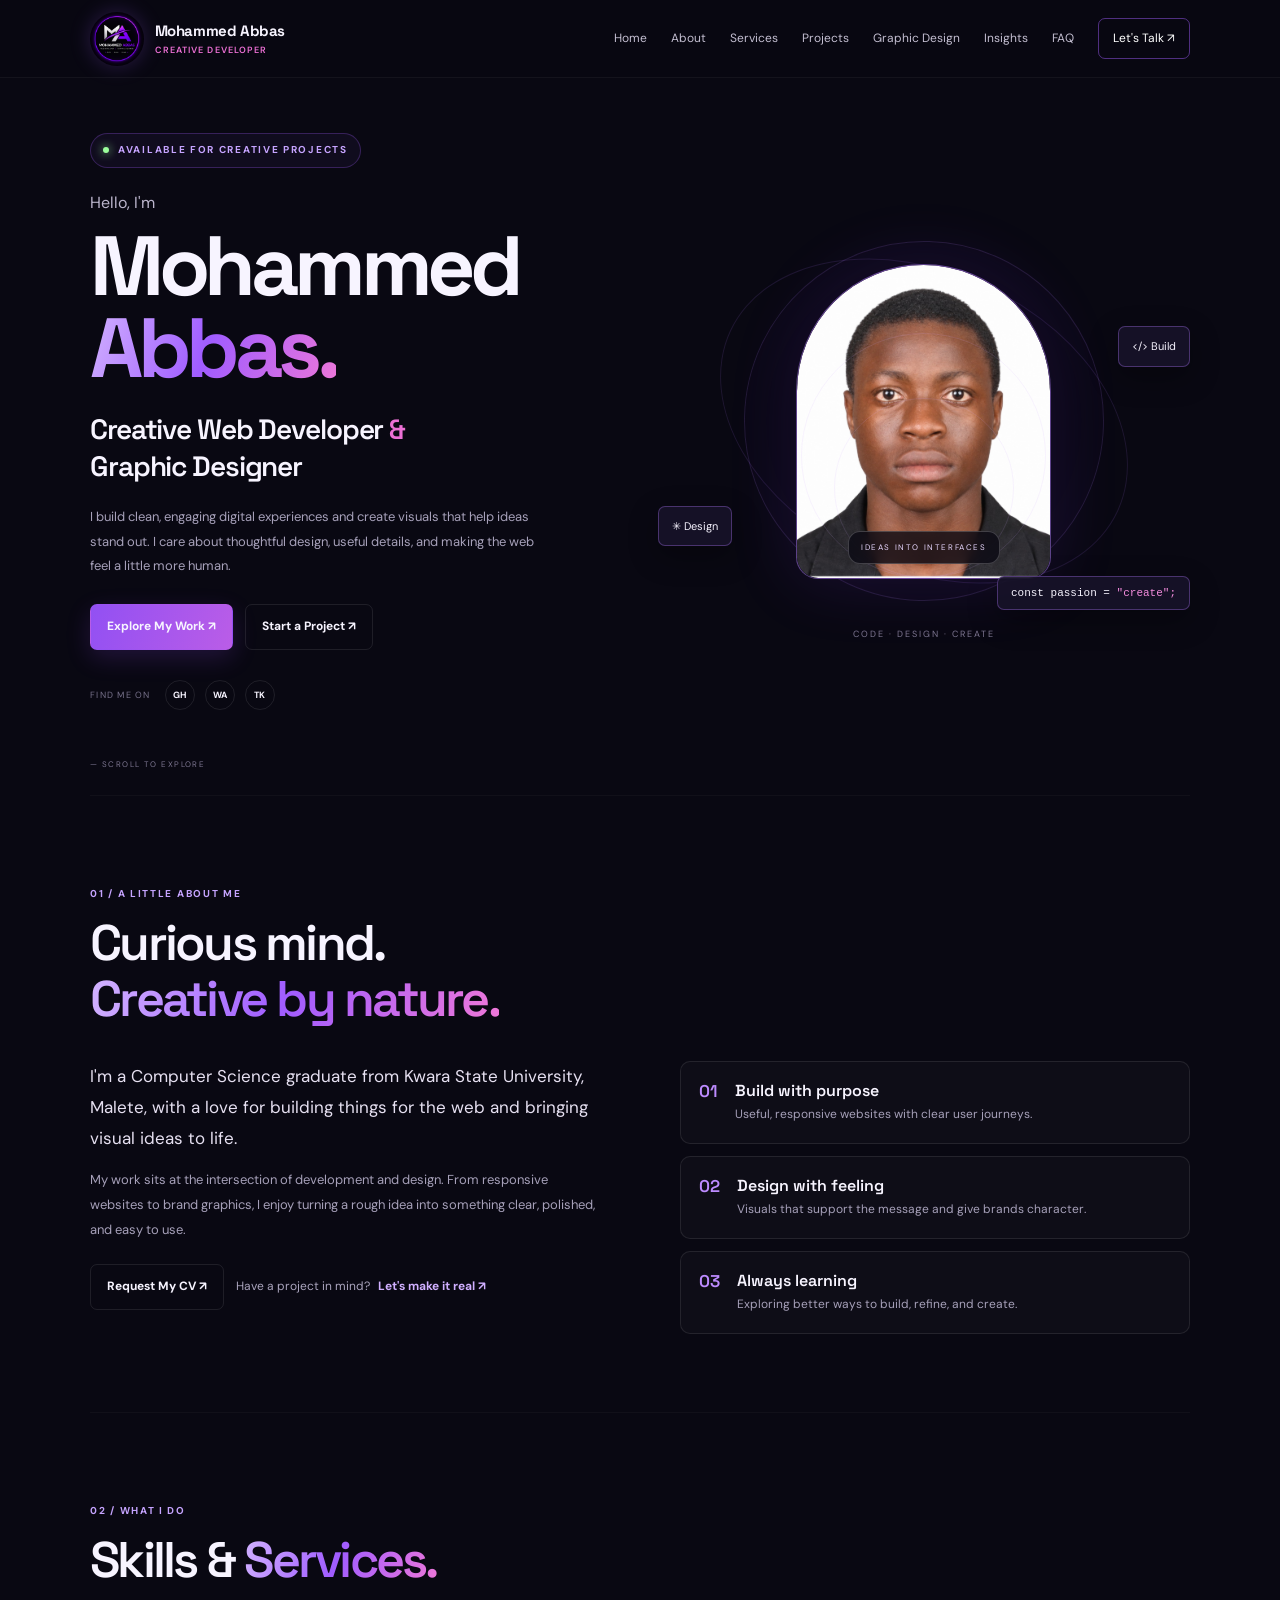
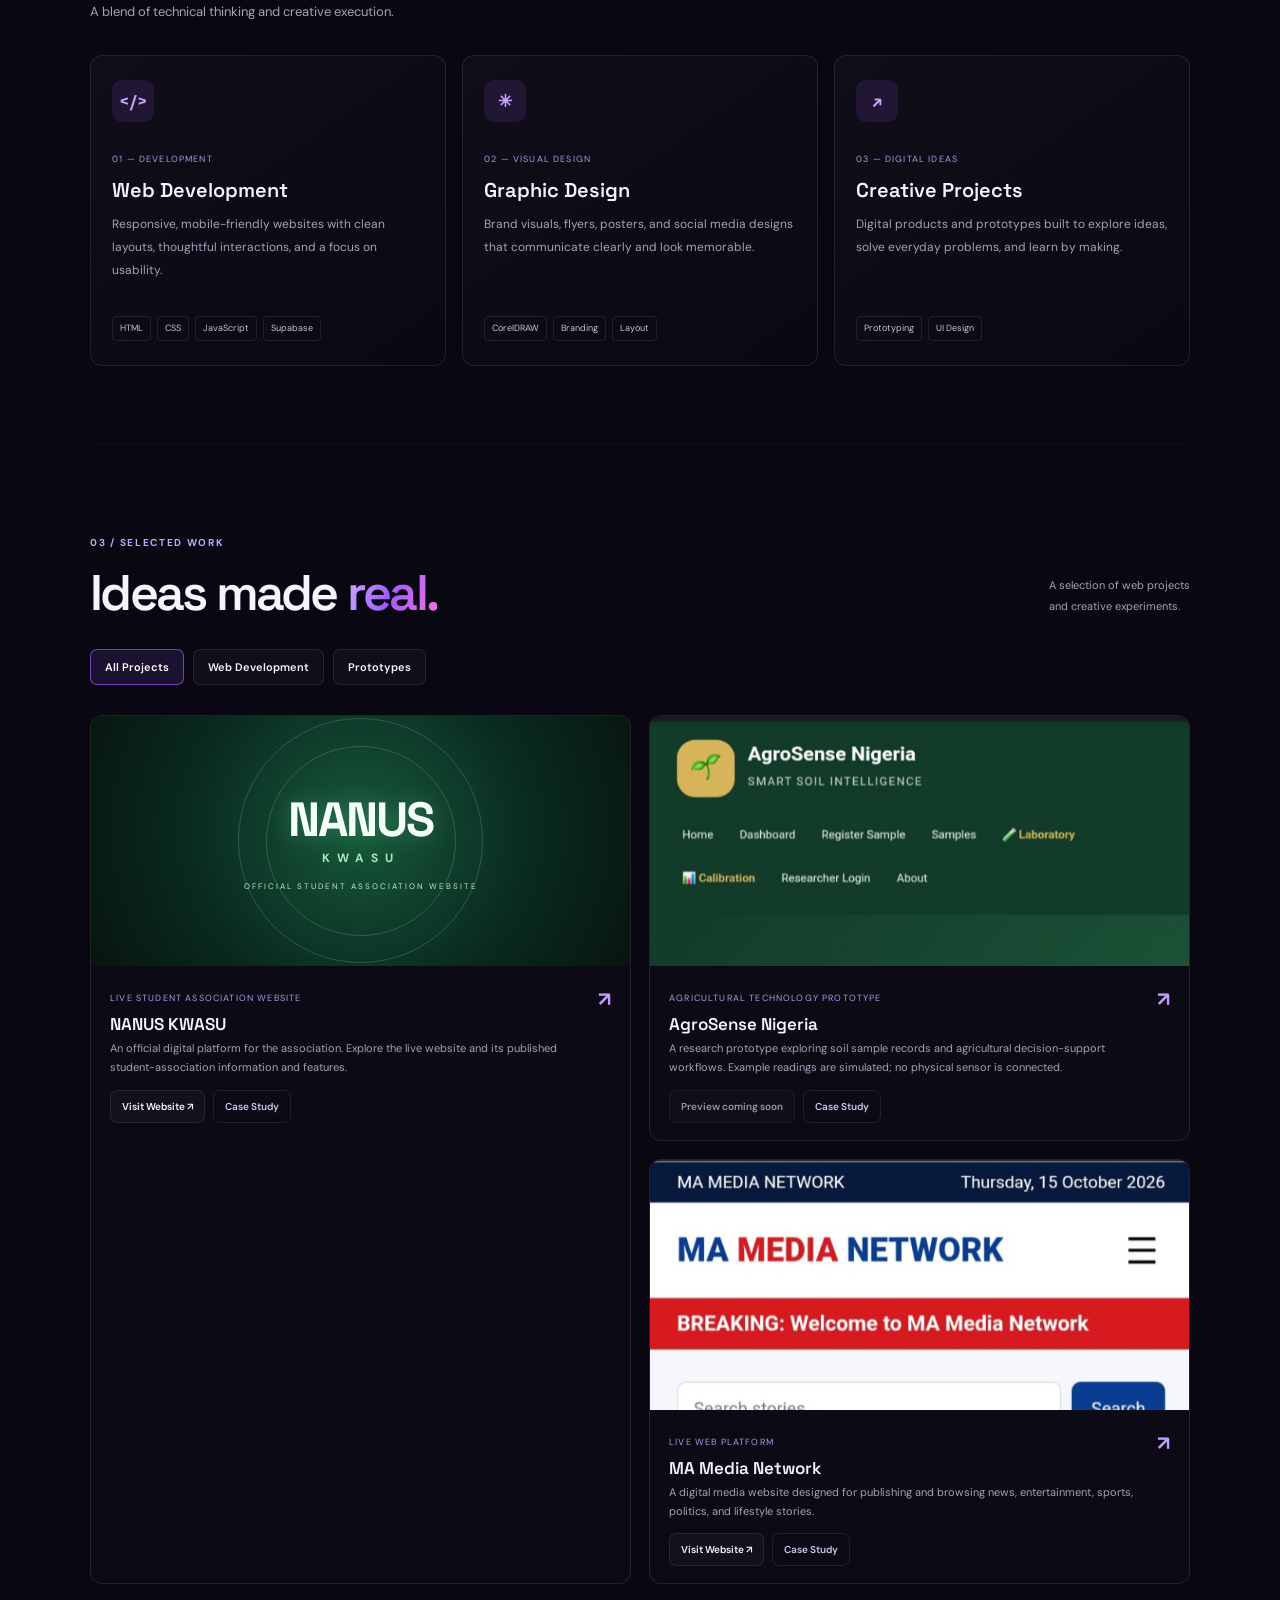
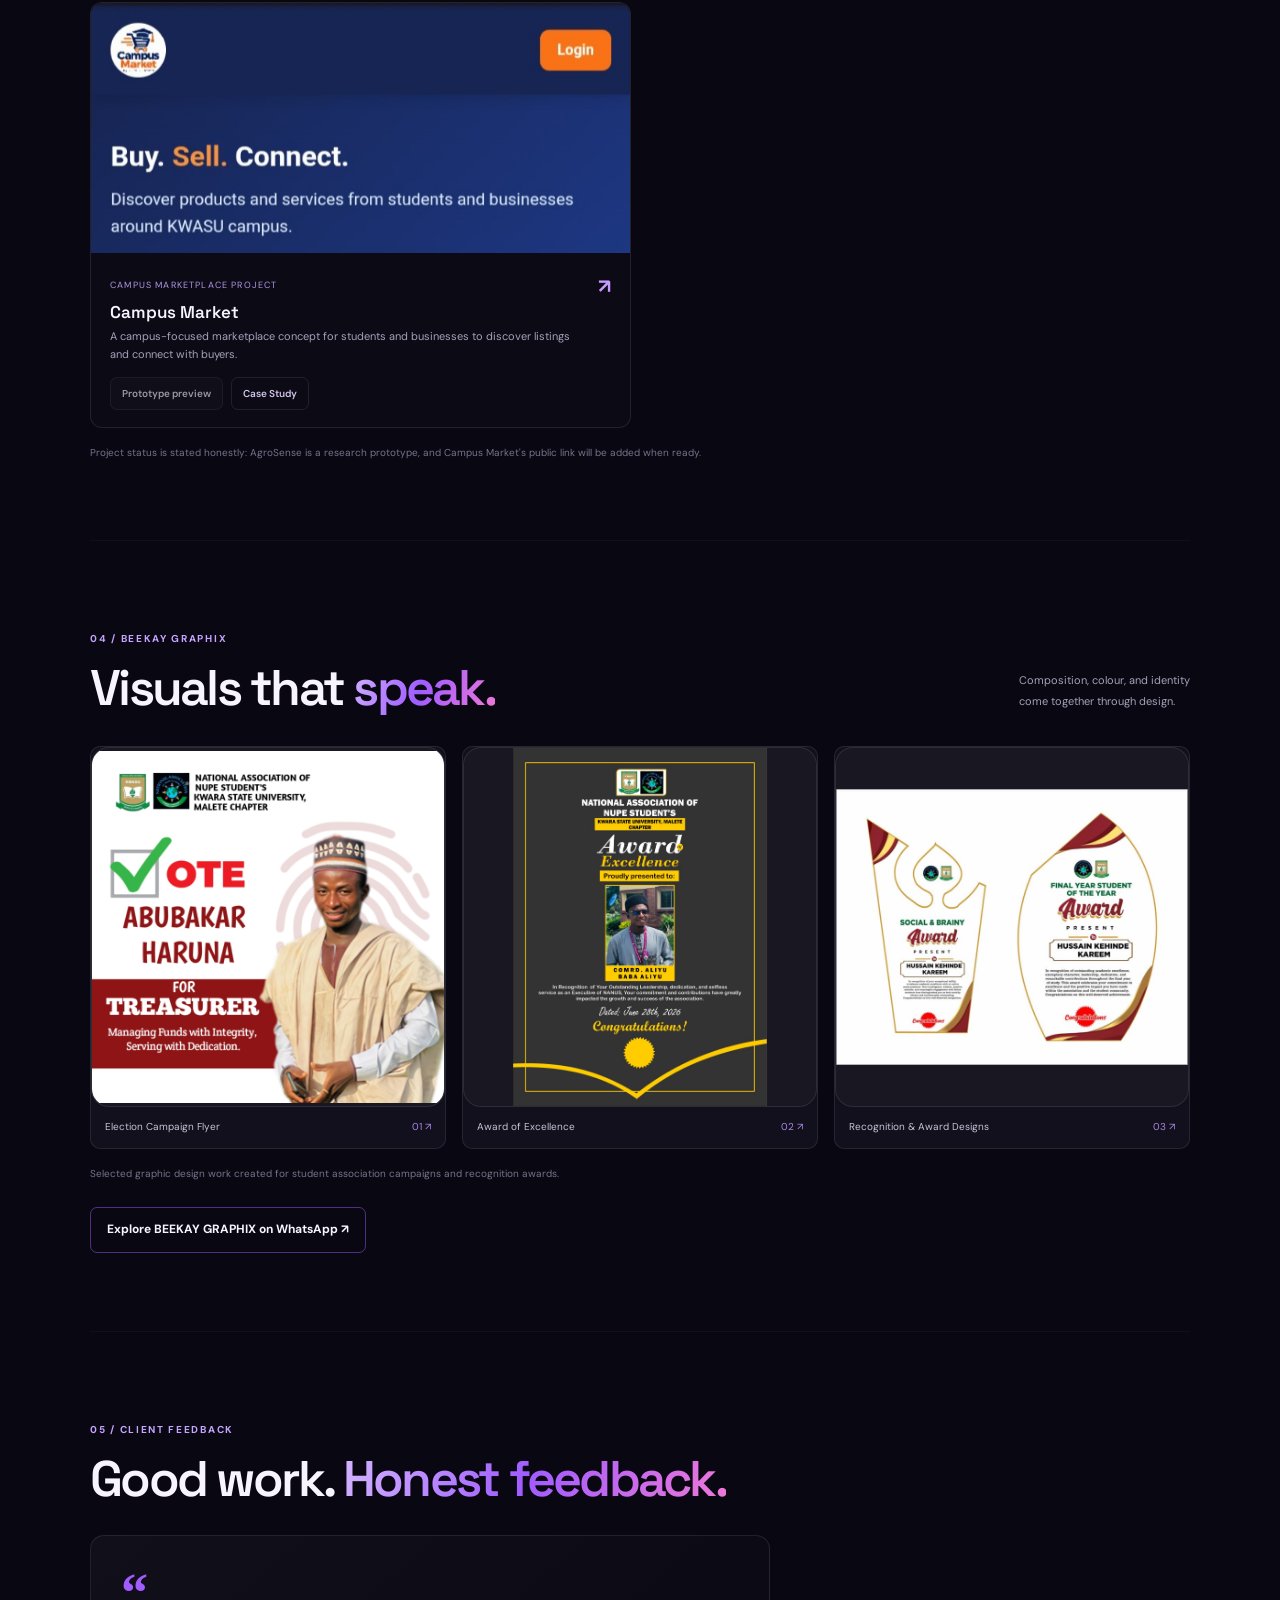
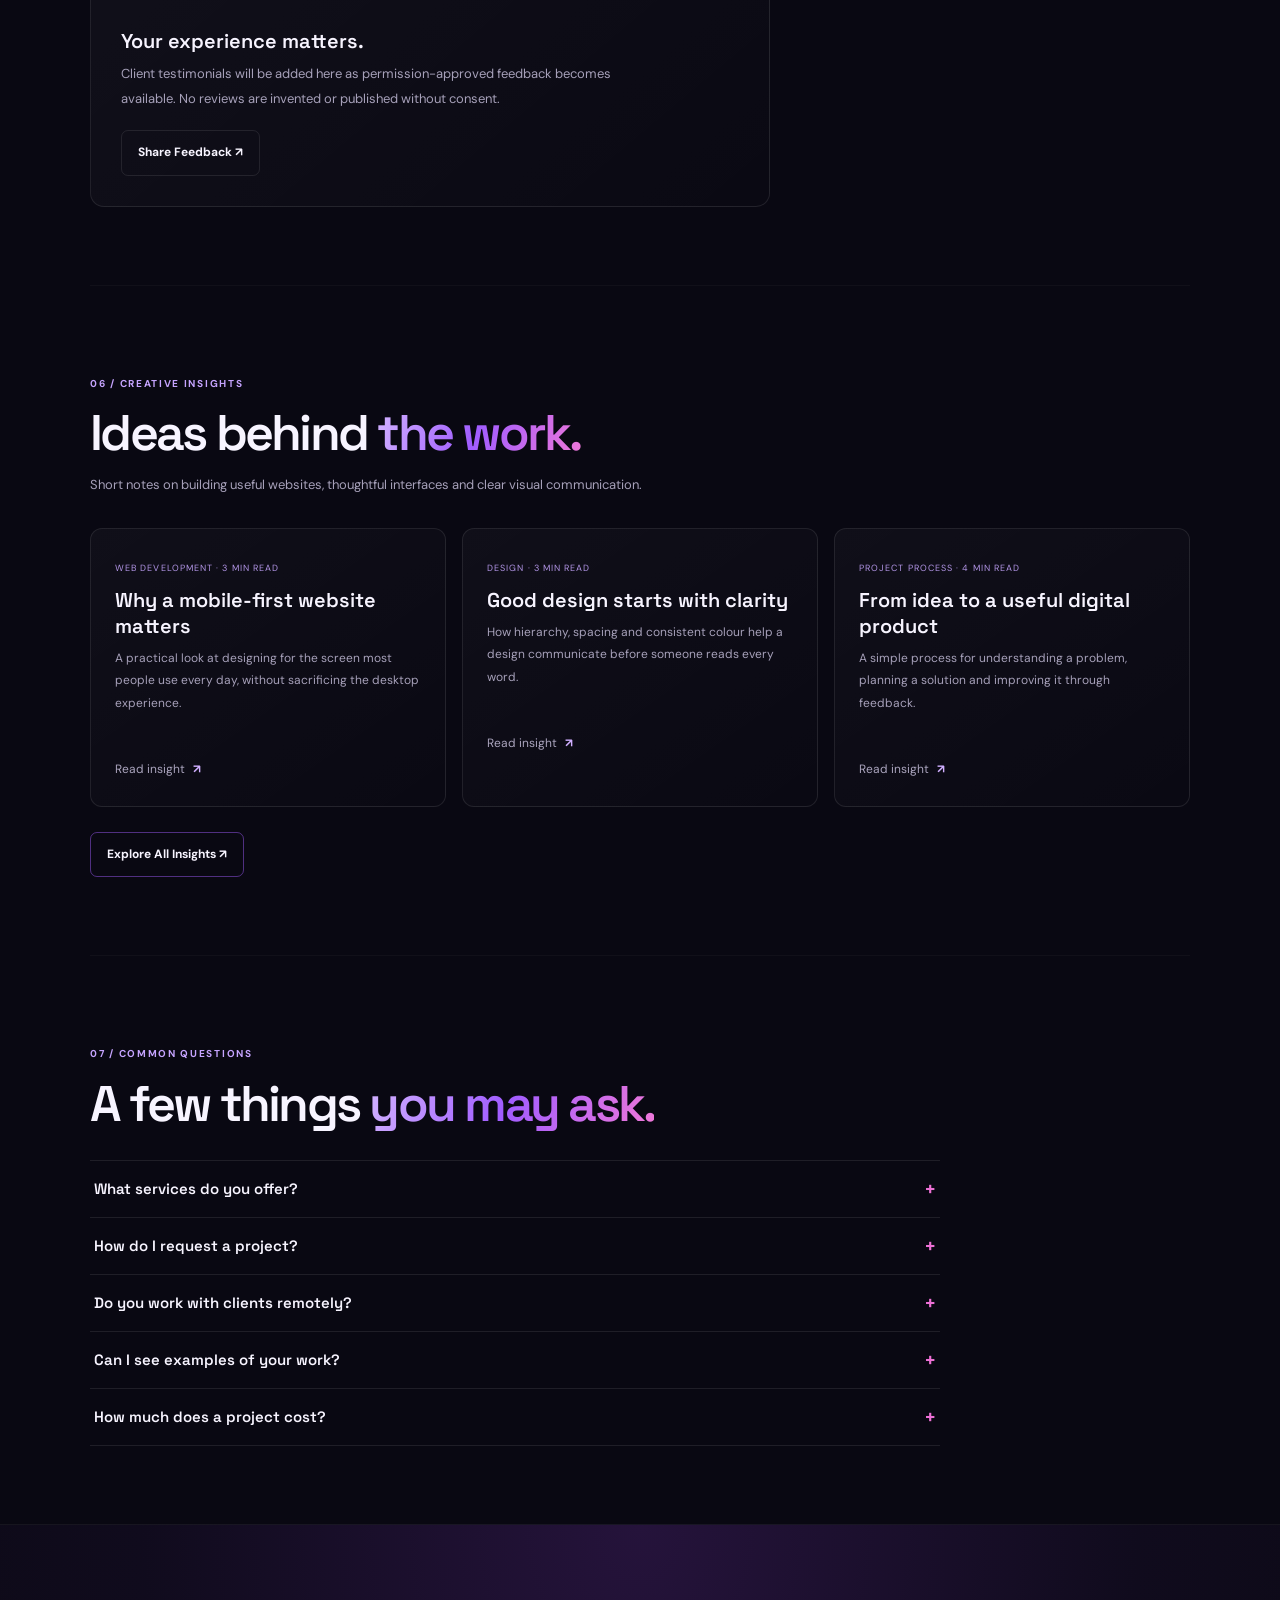
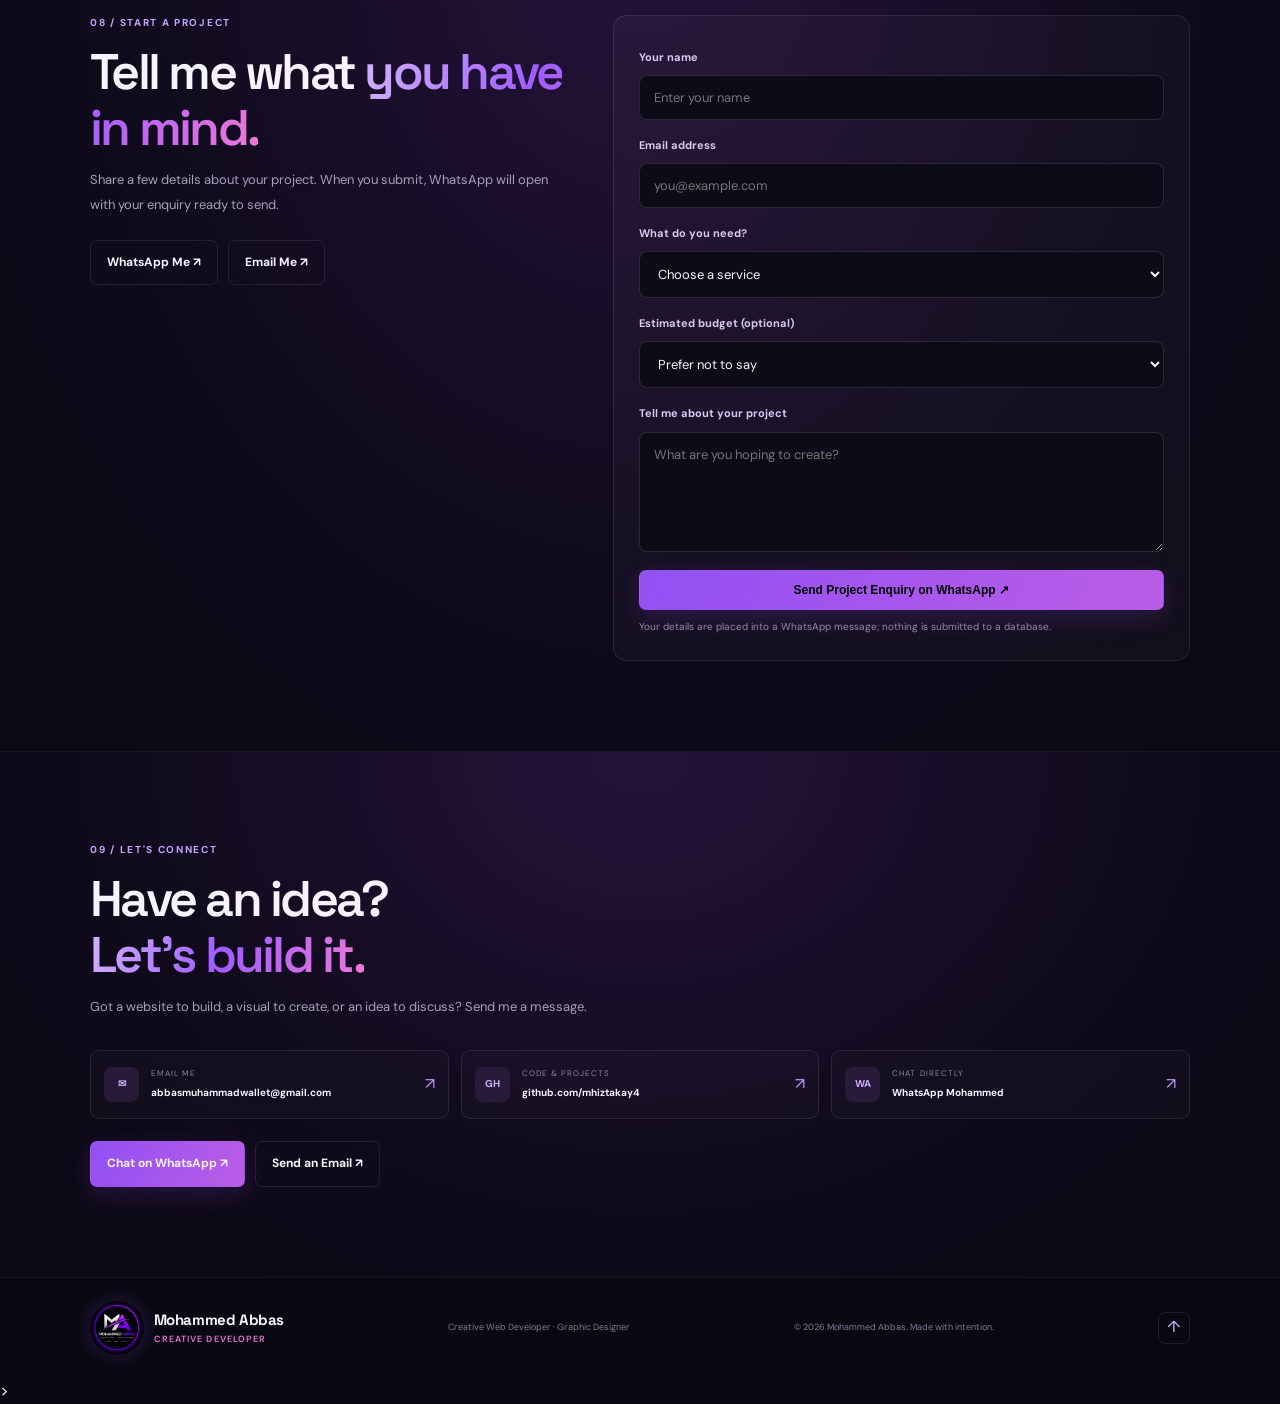
<file: index.html>
<!DOCTYPE html>
<html lang="en">
<head>
    <meta charset="UTF-8">
    <meta name="viewport" content="width=device-width, initial-scale=1.0">
    <meta name="theme-color" content="#090812">

    <meta name="description" content="Mohammed Abbas — Creative Web Developer and Graphic Designer. Explore my websites, digital projects, and graphic design portfolio.">

    <meta name="author" content="Mohammed Abbas">
    <meta name="robots" content="index, follow">
    <link rel="canonical" href="https://mohammedabbas.vercel.app/">
    <meta property="og:type" content="website">
    <meta property="og:title" content="Mohammed Abbas | Web Developer & Graphic Designer">
    <meta property="og:description" content="Explore selected web development projects and graphic design work by Mohammed Abbas.">
    <meta property="og:url" content="https://mohammedabbas.vercel.app/">
    <meta property="og:image" content="https://mohammedabbas.vercel.app/logo.png">
    <meta name="twitter:card" content="summary_large_image">
    <link rel="icon" href="logo.png" type="image/png">

    <title>Mohammed Abbas | Creative Developer & Graphic Designer</title>

    <link rel="preconnect" href="https://fonts.googleapis.com">
    <link rel="preconnect" href="https://fonts.gstatic.com" crossorigin>

    <link href="https://fonts.googleapis.com/css2?family=DM+Sans:wght@400;500;600;700&family=Space+Grotesk:wght@400;500;600;700&display=swap" rel="stylesheet">

    <link rel="stylesheet" href="style.css">
    <script type="application/ld+json">
    {"@context":"https://schema.org","@type":"Person","name":"Mohammed Abbas","url":"https://mohammedabbas.vercel.app/","jobTitle":"Web Developer and Graphic Designer","email":"mailto:abbasmuhammadwallet@gmail.com","sameAs":["https://github.com/mhiztakay4","https://www.tiktok.com/@bhig_beekay"]}
    </script>
</head>

<body>

<!-- ================= HEADER ================= -->

<header class="header">

    <a class="brand" href="#home" aria-label="Mohammed Abbas home">

        <img
            src="logo.png"
            alt="Mohammed Abbas logo"
            class="logo-image"
        >

        <span class="brand-name">
            <strong>Mohammed Abbas</strong>
            <small>Creative Developer</small>
        </span>

    </a>

    <button
        id="menu"
        type="button"
        aria-label="Toggle navigation menu"
        aria-expanded="false"
    >
        ☰
    </button>

    <nav id="nav" aria-label="Main navigation">
        <a href="#home">Home</a>
        <a href="#about">About</a>
        <a href="#services">Services</a>
        <a href="#projects">Projects</a>
        <a href="#designs">Graphic Design</a>
        <a href="#insights">Insights</a>
        <a href="#faq">FAQ</a>
        <a href="#contact" class="nav-cta">Let's Talk ↗</a>
    </nav>

</header>


<main>

<!-- ================= HERO SECTION ================= -->

<section class="hero wrap" id="home">

    <div class="hero-copy reveal">

        <p class="eyebrow">
            <i></i>
            AVAILABLE FOR CREATIVE PROJECTS
        </p>

        <p class="hello">Hello, I'm</p>

        <h1>
            Mohammed<br>
            <span class="gradient">Abbas.</span>
        </h1>

        <h2>
            Creative Web Developer
            <em>&</em><br>
            Graphic Designer
        </h2>

        <p class="muted intro">
            I build clean, engaging digital experiences and create
            visuals that help ideas stand out. I care about thoughtful
            design, useful details, and making the web feel a little
            more human.
        </p>

        <div class="actions">
            <a class="btn primary" href="#projects">Explore My Work ↗</a>
            <a class="btn" href="#inquiry">Start a Project ↗</a>
        </div>

        <div class="social">

            <small>FIND ME ON</small>

            <a
                href="https://github.com/mhiztakay4"
                target="_blank"
                rel="noopener noreferrer"
                aria-label="GitHub"
            >
                GH
            </a>

           <a href="https://wa.me/2348132707897" target="_blank" rel="noopener noreferrer" aria-label="Chat with me on WhatsApp">WA</a>

            <a
                href="https://www.tiktok.com/@bhig_beekay"
                target="_blank"
                rel="noopener noreferrer"
                aria-label="TikTok"
            >
                TK
            </a>

        </div>

    </div>


    <div class="hero-art reveal">

        <div class="orbit"></div>

        <div class="portrait">

            <img
                src="profile-photo.png"
                alt="Portrait of Mohammed Abbas"
            >

            <small>IDEAS INTO INTERFACES</small>

        </div>

        <div class="float f1">
            &lt;/&gt; Build
        </div>

        <div class="float f2">
            ✳ Design
        </div>

        <div class="code">
            const passion = <span>"create";</span>
        </div>

        <p class="art-label">
            CODE · DESIGN · CREATE
        </p>

    </div>

    <a class="scroll" href="#about">
        — SCROLL TO EXPLORE
    </a>

</section>


<!-- ================= ABOUT SECTION ================= -->

<section class="wrap section" id="about">

    <p class="kicker">01 / A LITTLE ABOUT ME</p>

    <h2 class="title">
        Curious mind.<br>
        <span class="gradient">Creative by nature.</span>
    </h2>

    <div class="about-grid">

        <div>

            <p class="lead">
                I'm a Computer Science graduate from Kwara State
                University, Malete, with a love for building things
                for the web and bringing visual ideas to life.
            </p>

            <p class="muted">
                My work sits at the intersection of development
                and design. From responsive websites to brand
                graphics, I enjoy turning a rough idea into
                something clear, polished, and easy to use.
            </p>

            <div class="about-actions">
                <a class="btn" href="mailto:abbasmuhammadwallet@gmail.com?subject=Request%20for%20CV">Request My CV ↗</a>
                <a class="text-link" href="#inquiry">Have a project in mind? <b>Let's make it real ↗</b></a>
            </div>

        </div>


        <div class="facts">

            <article>
                <b>01</b>

                <div>
                    <h3>Build with purpose</h3>

                    <p>
                        Useful, responsive websites with clear
                        user journeys.
                    </p>
                </div>
            </article>

            <article>
                <b>02</b>

                <div>
                    <h3>Design with feeling</h3>

                    <p>
                        Visuals that support the message and give
                        brands character.
                    </p>
                </div>
            </article>

            <article>
                <b>03</b>

                <div>
                    <h3>Always learning</h3>

                    <p>
                        Exploring better ways to build, refine,
                        and create.
                    </p>
                </div>
            </article>

        </div>

    </div>

</section>


<!-- ================= SERVICES SECTION ================= -->

<section class="wrap section" id="services">

    <p class="kicker">02 / WHAT I DO</p>

    <h2 class="title">
        Skills & <span class="gradient">Services.</span>
    </h2>

    <p class="muted section-intro">
        A blend of technical thinking and creative execution.
    </p>


    <div class="three">

        <article class="service reveal">

            <div class="icon">&lt;/&gt;</div>

            <small>01 — DEVELOPMENT</small>

            <h3>Web Development</h3>

            <p>
                Responsive, mobile-friendly websites with clean
                layouts, thoughtful interactions, and a focus
                on usability.
            </p>

            <div class="chips">
                <span>HTML</span>
                <span>CSS</span>
                <span>JavaScript</span>
                <span>Supabase</span>
            </div>

        </article>


        <article class="service reveal">

            <div class="icon">✳</div>

            <small>02 — VISUAL DESIGN</small>

            <h3>Graphic Design</h3>

            <p>
                Brand visuals, flyers, posters, and social media
                designs that communicate clearly and look memorable.
            </p>

            <div class="chips">
                <span>CorelDRAW</span>
                <span>Branding</span>
                <span>Layout</span>
            </div>

        </article>


        <article class="service reveal">

            <div class="icon">↗</div>

            <small>03 — DIGITAL IDEAS</small>

            <h3>Creative Projects</h3>

            <p>
                Digital products and prototypes built to explore
                ideas, solve everyday problems, and learn by making.
            </p>

            <div class="chips">
                <span>Prototyping</span>
                <span>UI Design</span>
            </div>

        </article>

    </div>

</section>


<!-- ================= PROJECTS SECTION ================= -->

<section class="wrap section" id="projects">

    <div class="heading-row">

        <div>
            <p class="kicker">03 / SELECTED WORK</p>

            <h2 class="title">
                Ideas made <span class="gradient">real.</span>
            </h2>
        </div>

        <p class="muted">
            A selection of web projects<br>
            and creative experiments.
        </p>

    </div>


    <div class="project-filters" role="group" aria-label="Filter projects">
        <button class="filter-btn active" type="button" data-filter="all" aria-pressed="true">All Projects</button>
        <button class="filter-btn" type="button" data-filter="web" aria-pressed="false">Web Development</button>
        <button class="filter-btn" type="button" data-filter="prototype" aria-pressed="false">Prototypes</button>
    </div>

    <div class="project-grid">


        <!-- NANUS KWASU -->
        <article class="project reveal" data-category="web">
            <a class="project-image-link nanus-preview" href="https://officialnanuskwasu.vercel.app" target="_blank" rel="noopener noreferrer" aria-label="Visit NANUS KWASU official website">
                <span class="nanus-mark">NANUS <small>KWASU</small></span>
                <span class="preview-caption">OFFICIAL STUDENT ASSOCIATION WEBSITE</span>
            </a>
            <div class="project-info">
                <div>
                    <small>LIVE STUDENT ASSOCIATION WEBSITE</small>
                    <h3>NANUS KWASU</h3>
                    <p>An official digital platform for the association. Explore the live website and its published student-association information and features.</p>
                    <div class="project-actions">
                        <a class="mini-btn" href="https://officialnanuskwasu.vercel.app" target="_blank" rel="noopener noreferrer">Visit Website ↗</a>
                        <a class="mini-btn secondary" href="case-study.html?project=nanus">Case Study</a>
                    </div>
                </div>
                <b>↗</b>
            </div>
        </article>

        <!-- AGROSENSE -->
        <article class="project reveal" data-category="prototype">

            <a
                class="project-image-link"
                href="#"
                aria-label="AgroSense Nigeria project preview"
            >

                <img
                    class="project-screenshot"
                    src="agrosense-screenshot.jpg"
                    alt="AgroSense Nigeria soil intelligence website"
                    loading="lazy"
                >

            </a>


            <div class="project-info">

                <div>

                    <small>
                        AGRICULTURAL TECHNOLOGY PROTOTYPE
                    </small>

                    <h3>AgroSense Nigeria</h3>

                    <p>
                        A research prototype exploring soil sample
                        records and agricultural decision-support
                        workflows. Example readings are simulated;
                        no physical sensor is connected.
                    </p>

                    <div class="project-actions">
                        <span class="mini-btn unavailable">Preview coming soon</span>
                        <a class="mini-btn secondary" href="case-study.html?project=campus">Case Study</a>
                    </div>

                </div>

                <b>↗</b>

            </div>

        </article>



        <!-- MA MEDIA NETWORK -->

        <article class="project reveal" data-category="web">

            <a
                class="project-image-link"
                href="https://mamedianetwork1.netlify.app/"
                target="_blank"
                rel="noopener noreferrer"
                aria-label="Visit MA Media Network"
            >

                <img
                    class="project-screenshot"
                    src="ma-media-screenshot.jpg"
                    alt="MA Media Network website preview"
                    loading="lazy"
                >

            </a>


            <div class="project-info">

                <div>

                    <small>LIVE WEB PLATFORM</small>

                    <h3>MA Media Network</h3>

                    <p>
                        A digital media website designed for
                        publishing and browsing news, entertainment,
                        sports, politics, and lifestyle stories.
                    </p>

                    <div class="project-actions">
                    <a class="mini-btn" href="https://mamedianetwork1.netlify.app/" target="_blank" rel="noopener noreferrer">Visit Website ↗</a>
                    <a class="mini-btn secondary" href="case-study.html?project=media">Case Study</a>
                    </div>
                    <a class="sr-only" href="https://mamedianetwork1.netlify.app/"
                        target="_blank"
                        rel="noopener noreferrer"
                    >
                        Visit Live Website ↗
                    </a>

                </div>

                <b>↗</b>

            </div>

        </article>



        <!-- CAMPUS MARKET -->

        <article class="project reveal" data-category="prototype">

            <a
                class="project-image-link"
                href="#"
                aria-label="Campus Market project preview"
            >

                <img
                    class="project-screenshot"
                    src="campus-market-screenshot.jpg"
                    alt="Campus Market buy and sell marketplace website"
                    loading="lazy"
                >

            </a>


            <div class="project-info">

                <div>

                    <small>CAMPUS MARKETPLACE PROJECT</small>

                    <h3>Campus Market</h3>

                    <p>
                        A campus-focused marketplace concept for
                        students and businesses to discover listings
                        and connect with buyers.
                    </p>

                    <div class="project-actions">
                        <span class="mini-btn unavailable">Prototype preview</span>
                        <a class="mini-btn secondary" href="case-study.html?project=agro">Case Study</a>
                    </div>

                </div>

                <b>↗</b>

            </div>

        </article>

    </div>


    <p class="note">
        Project status is stated honestly: AgroSense is a research
        prototype, and Campus Market's public link will be added
        when ready.
    </p>

</section>


<!-- ================= GRAPHIC DESIGN SECTION ================= -->

<section class="wrap section" id="designs">

    <div class="heading-row">

        <div>
            <p class="kicker">04 / BEEKAY GRAPHIX</p>

            <h2 class="title">
                Visuals that <span class="gradient">speak.</span>
            </h2>
        </div>

        <p class="muted">
            Composition, colour, and identity<br>
            come together through design.
        </p>

    </div>


    <div class="three design-grid">


        <!-- CAMPAIGN FLYER -->

        <article class="design reveal">

            <a
                class="design-image-link"
                href="nanus-campaign-design.jpg"
                target="_blank"
                rel="noopener noreferrer"
            >

                <img
                    class="design-image"
                    src="nanus-campaign-design.jpg"
                    alt="NANUS KWASU Chapter campaign flyer for Abubakar Haruna"
                    loading="lazy"
                >

            </a>

            <p>
                Election Campaign Flyer
                <span>01 ↗</span>
            </p>

        </article>



        <!-- AWARD OF EXCELLENCE -->

        <article class="design reveal">

            <a
                class="design-image-link"
                href="excellence-award-design.jpg"
                target="_blank"
                rel="noopener noreferrer"
            >

                <img
                    class="design-image"
                    src="excellence-award-design.jpg"
                    alt="Award of Excellence design for NANUS KWASU Chapter"
                    loading="lazy"
                >

            </a>

            <p>
                Award of Excellence
                <span>02 ↗</span>
            </p>

        </article>



        <!-- STUDENT AWARDS -->

        <article class="design reveal">

            <a
                class="design-image-link"
                href="student-award-design.jpg"
                target="_blank"
                rel="noopener noreferrer"
            >

                <img
                    class="design-image"
                    src="student-award-design.jpg"
                    alt="Final Year Student of the Year and Social and Brainy award designs"
                    loading="lazy"
                >

            </a>

            <p>
                Recognition & Award Designs
                <span>03 ↗</span>
            </p>

        </article>

    </div>


    <p class="note">
        Selected graphic design work created for student
        association campaigns and recognition awards.
    </p>


    <a class="btn outline" href="https://wa.me/2348132707897?text=Hello%20BEEKAY%20GRAPHIX%2C%20I%27d%20like%20to%20make%20an%20enquiry." target="_blank" rel="noopener noreferrer">
        Explore BEEKAY GRAPHIX on WhatsApp ↗
    </a>

</section>


<!-- ================= TESTIMONIALS ================= -->
<section class="wrap section" id="testimonials">
    <p class="kicker">05 / CLIENT FEEDBACK</p>
    <h2 class="title">Good work. <span class="gradient">Honest feedback.</span></h2>
    <div class="testimonial-empty reveal">
        <span class="quote-mark">“</span>
        <h3>Your experience matters.</h3>
        <p class="muted">Client testimonials will be added here as permission-approved feedback becomes available. No reviews are invented or published without consent.</p>
        <a class="btn" href="https://wa.me/2348132707897?text=Hello%20Mohammed%2C%20I%27d%20like%20to%20share%20feedback%20about%20your%20work." target="_blank" rel="noopener noreferrer">Share Feedback ↗</a>
    </div>
</section>

<!-- ================= CREATIVE INSIGHTS ================= -->
<section class="wrap section" id="insights">
    <p class="kicker">06 / CREATIVE INSIGHTS</p>
    <h2 class="title">Ideas behind <span class="gradient">the work.</span></h2>
    <p class="muted section-intro">Short notes on building useful websites, thoughtful interfaces and clear visual communication.</p>
    <div class="three insight-grid">
        <article class="insight-card reveal"><small>WEB DEVELOPMENT · 3 MIN READ</small><h3>Why a mobile-first website matters</h3><p class="muted">A practical look at designing for the screen most people use every day, without sacrificing the desktop experience.</p><a class="text-link" href="insights.html#mobile-first">Read insight <b>↗</b></a></article>
        <article class="insight-card reveal"><small>DESIGN · 3 MIN READ</small><h3>Good design starts with clarity</h3><p class="muted">How hierarchy, spacing and consistent colour help a design communicate before someone reads every word.</p><a class="text-link" href="insights.html#design-clarity">Read insight <b>↗</b></a></article>
        <article class="insight-card reveal"><small>PROJECT PROCESS · 4 MIN READ</small><h3>From idea to a useful digital product</h3><p class="muted">A simple process for understanding a problem, planning a solution and improving it through feedback.</p><a class="text-link" href="insights.html#idea-to-product">Read insight <b>↗</b></a></article>
    </div>
    <a class="btn outline" href="insights.html">Explore All Insights ↗</a>
</section>

<!-- ================= FAQ ================= -->
<section class="wrap section" id="faq">
    <p class="kicker">07 / COMMON QUESTIONS</p>
    <h2 class="title">A few things <span class="gradient">you may ask.</span></h2>
    <div class="faq-list">
        <details><summary>What services do you offer?</summary><p>I offer website design and development, graphic design, brand visuals and creative digital project support.</p></details>
        <details><summary>How do I request a project?</summary><p>Use the project inquiry form below or contact me directly on WhatsApp or email. Share your goals and the type of work you need.</p></details>
        <details><summary>Do you work with clients remotely?</summary><p>Yes. Project discussions and collaboration can be handled online.</p></details>
        <details><summary>Can I see examples of your work?</summary><p>Yes. Browse the project gallery and graphic design section above. Live project links are provided where available.</p></details>
        <details><summary>How much does a project cost?</summary><p>Pricing depends on the project scope, features, timeline and deliverables. Send an enquiry for a discussion and estimate.</p></details>
    </div>
</section>

<!-- ================= PROJECT INQUIRY ================= -->
<section class="contact inquiry-section" id="inquiry">
    <div class="wrap inquiry-grid">
        <div>
            <p class="kicker">08 / START A PROJECT</p>
            <h2 class="title">Tell me what <span class="gradient">you have in mind.</span></h2>
            <p class="muted section-intro">Share a few details about your project. When you submit, WhatsApp will open with your enquiry ready to send.</p>
            <div class="inquiry-quick-links"><a class="btn" href="https://wa.me/2348132707897" target="_blank" rel="noopener noreferrer">WhatsApp Me ↗</a><a class="btn" href="mailto:abbasmuhammadwallet@gmail.com">Email Me ↗</a></div>
        </div>
        <form id="inquiryForm" class="inquiry-form">
            <label for="clientName">Your name</label><input id="clientName" name="name" type="text" autocomplete="name" required maxlength="80" placeholder="Enter your name">
            <label for="clientEmail">Email address</label><input id="clientEmail" name="email" type="email" autocomplete="email" required maxlength="120" placeholder="you@example.com">
            <label for="projectType">What do you need?</label><select id="projectType" name="type" required><option value="">Choose a service</option><option>Website design / development</option><option>Graphic design</option><option>Brand identity</option><option>Other creative project</option></select>
            <label for="budget">Estimated budget (optional)</label><select id="budget" name="budget"><option value="Not specified">Prefer not to say</option><option>Below ₦50,000</option><option>₦50,000 – ₦100,000</option><option>₦100,000 – ₦250,000</option><option>Above ₦250,000</option><option>Let's discuss</option></select>
            <label for="projectMessage">Tell me about your project</label><textarea id="projectMessage" name="message" rows="5" required maxlength="1500" placeholder="What are you hoping to create?"></textarea>
            <button class="btn primary form-submit" type="submit">Send Project Enquiry on WhatsApp ↗</button>
            <p class="form-note" id="formStatus" aria-live="polite">Your details are placed into a WhatsApp message; nothing is submitted to a database.</p>
        </form>
    </div>
</section>

<!-- ================= CONTACT SECTION ================= -->

<section class="contact" id="contact">

    <div class="wrap">

        <p class="kicker">09 / LET'S CONNECT</p>

        <h2 class="title">
            Have an idea?<br>
            <span class="gradient">Let's build it.</span>
        </h2>

        <p class="muted section-intro">
            Got a website to build, a visual to create, or an idea
            to discuss? Send me a message.
        </p>


        <div class="contact-grid">


            <!-- EMAIL -->

            <a href="mailto:abbasmuhammadwallet@gmail.com">

                <b>✉</b>

                <span>
                    <small>EMAIL ME</small>

                    <strong>
                        abbasmuhammadwallet@gmail.com
                    </strong>
                </span>

                <i>↗</i>

            </a>



            <!-- GITHUB -->

            <a
                href="https://github.com/mhiztakay4"
                target="_blank"
                rel="noopener noreferrer"
            >

                <b>GH</b>

                <span>
                    <small>CODE & PROJECTS</small>

                    <strong>
                        github.com/mhiztakay4
                    </strong>
                </span>

                <i>↗</i>

            </a>



            <!-- WHATSAPP -->
            <a href="https://wa.me/2348132707897" target="_blank" rel="noopener noreferrer">
                <b>WA</b><span><small>CHAT DIRECTLY</small><strong>WhatsApp Mohammed</strong></span><i>↗</i>
            </a>

        </div>


        <div class="contact-actions">
            <a class="btn primary contact-btn" href="https://wa.me/2348132707897?text=Hello%20Mohammed%2C%20I%27d%20like%20to%20discuss%20a%20project." target="_blank" rel="noopener noreferrer">Chat on WhatsApp ↗</a>
            <a class="btn contact-btn" href="mailto:abbasmuhammadwallet@gmail.com?subject=Project%20enquiry">Send an Email ↗</a>
        </div>

    </div>

</section>

</main>


<!-- ================= FOOTER ================= -->

<footer class="footer">

    <a class="brand" href="#home" aria-label="Back to home">

        <img
            src="logo.png"
            alt="Mohammed Abbas logo"
            class="logo-image"
        >

        <span class="brand-name">
            <strong>Mohammed Abbas</strong>
            <small>Creative Developer</small>
        </span>

    </a>


    <p>
        Creative Web Developer · Graphic Designer
    </p>


    <small>
        © <span id="year"></span> Mohammed Abbas.
        Made with intention.
    </small>


    <a
        class="top"
        href="#home"
        aria-label="Back to top"
    >
        ↑
    </a>

</footer>


<script src="script.js"></script>

</body>
</html>>
</file>
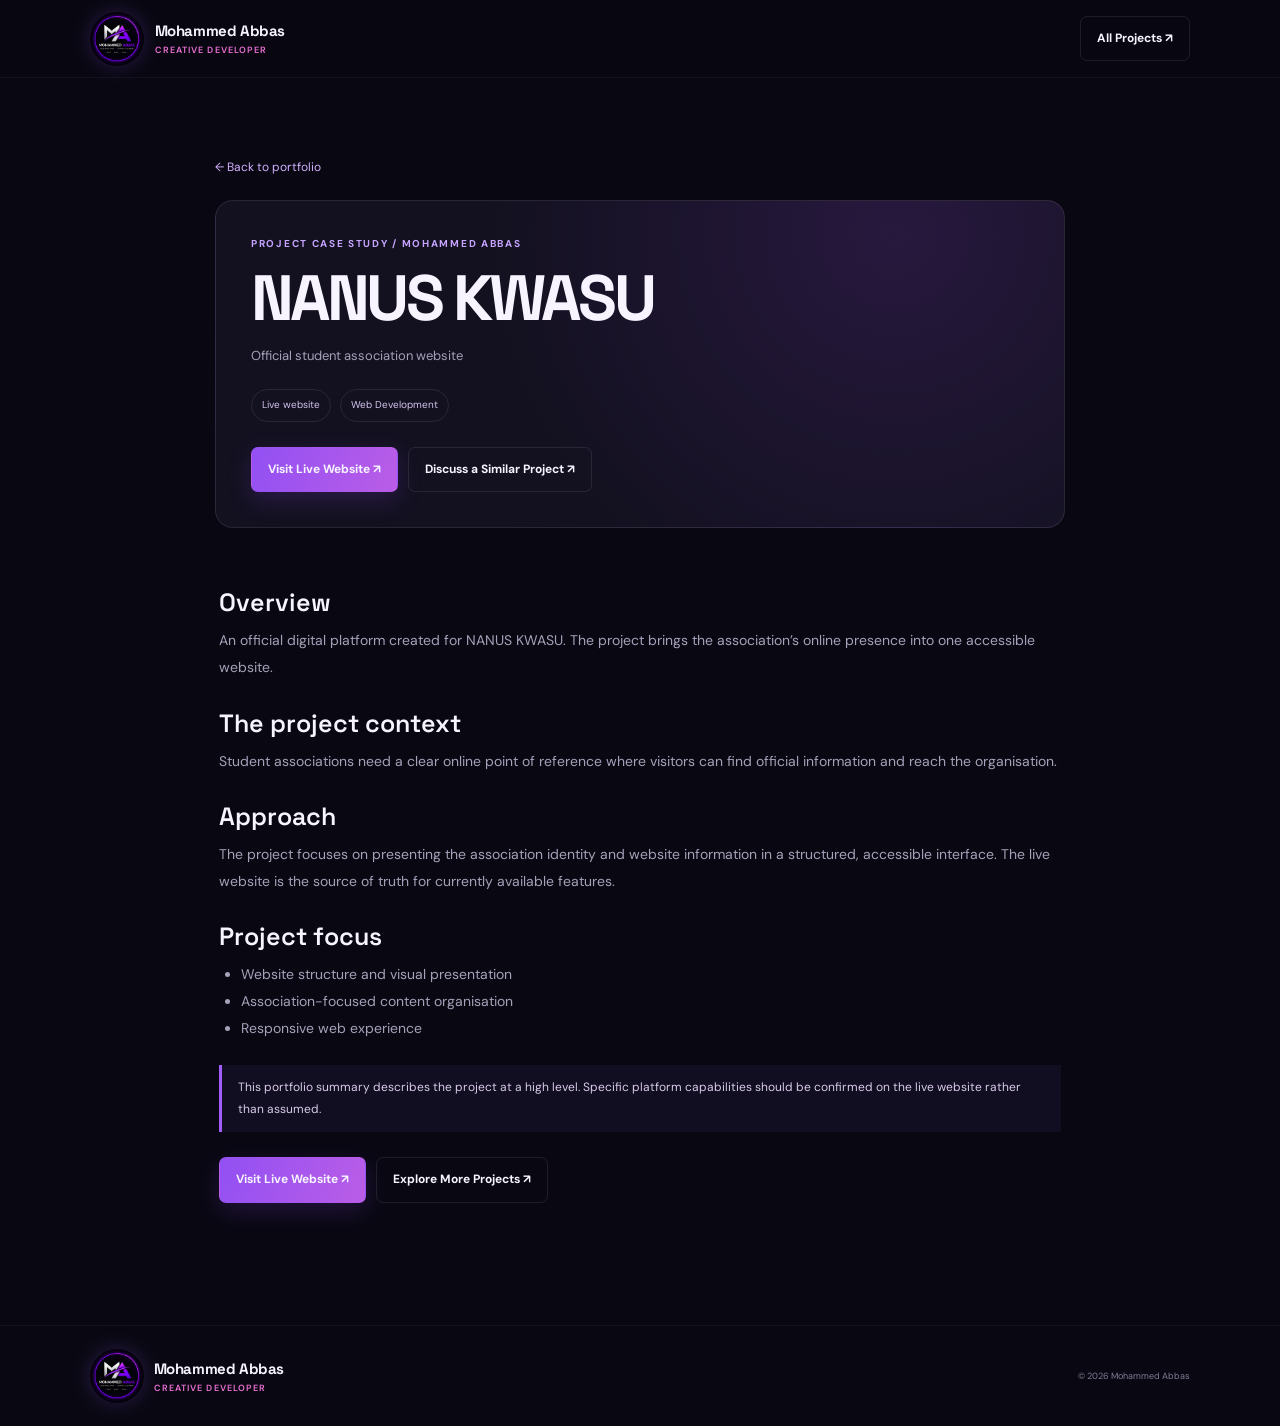
<file: case-study.html>
<!doctype html>
<html lang="en"><head><meta charset="utf-8"><meta name="viewport" content="width=device-width,initial-scale=1"><meta name="theme-color" content="#090812"><meta name="description" content="Selected project case study by Mohammed Abbas, web developer and graphic designer."><title>Project Case Study | Mohammed Abbas</title><link rel="preconnect" href="https://fonts.googleapis.com"><link rel="preconnect" href="https://fonts.gstatic.com" crossorigin><link href="https://fonts.googleapis.com/css2?family=DM+Sans:wght@400;500;600;700&family=Space+Grotesk:wght@400;500;600;700&display=swap" rel="stylesheet"><link rel="stylesheet" href="style.css"><style>.case-wrap{width:min(850px,88%);margin:0 auto;padding:75px 0 90px}.case-hero{padding:35px;border:1px solid var(--line);border-radius:18px;background:radial-gradient(circle at 80% 10%,#45236b66,transparent 55%),#131120}.case-hero h1{font:700 clamp(38px,8vw,64px)/1.05 var(--display);letter-spacing:-.06em;margin:12px 0}.case-meta{display:flex;gap:9px;flex-wrap:wrap;margin-top:20px}.case-meta span{font-size:10px;padding:7px 10px;border:1px solid var(--line);border-radius:30px;color:#d4c4ed}.case-content{padding:32px 4px}.case-content h2{font:600 25px var(--display);margin:26px 0 9px}.case-content p,.case-content li{font-size:14px;color:var(--muted);line-height:1.9}.case-content ul{padding-left:22px}.case-actions{display:flex;gap:10px;flex-wrap:wrap;margin-top:25px}.case-back{display:inline-block;margin-bottom:22px;color:#d1afff;font-size:12px}.case-note{border-left:3px solid var(--purple);padding:12px 16px;background:#a05cff10;margin-top:24px;color:#d7cbe9;font-size:12px;line-height:1.8}</style></head><body><header class="header"><a class="brand" href="index.html#home"><img src="logo.png" alt="Mohammed Abbas logo" class="logo-image"><span class="brand-name"><strong>Mohammed Abbas</strong><small>Creative Developer</small></span></a><a class="btn" href="index.html#projects">All Projects ↗</a></header><main class="case-wrap"><a class="case-back" href="index.html#projects">← Back to portfolio</a><article id="caseStudy"></article></main><footer class="footer"><a class="brand" href="index.html#home"><img src="logo.png" alt="" class="logo-image"><span class="brand-name"><strong>Mohammed Abbas</strong><small>Creative Developer</small></span></a><small>© <span id="year"></span> Mohammed Abbas</small></footer><script>
const studies={
nanus:{title:'NANUS KWASU',type:'Official student association website',status:'Live website',url:'https://officialnanuskwasu.vercel.app',summary:'An official digital platform created for NANUS KWASU. The project brings the association’s online presence into one accessible website.',challenge:'Student associations need a clear online point of reference where visitors can find official information and reach the organisation.',approach:'The project focuses on presenting the association identity and website information in a structured, accessible interface. The live website is the source of truth for currently available features.',work:['Website structure and visual presentation','Association-focused content organisation','Responsive web experience'],note:'This portfolio summary describes the project at a high level. Specific platform capabilities should be confirmed on the live website rather than assumed.'},
media:{title:'MA MEDIA NETWORK',type:'Digital media platform',status:'Live website',url:'https://mamedianetwork1.netlify.app/',summary:'A digital media website designed for publishing and browsing news, entertainment, sports, politics and lifestyle stories.',challenge:'A media platform needs to organise different content categories so readers can browse topics clearly.',approach:'The project is presented as a content-led website with a focus on readable stories and category-based discovery.',work:['Media website structure','Content category presentation','Reader-focused browsing experience'],note:'Visit the live website to see its current published content and functionality.'},
agro:{title:'AGROSENSE NIGERIA',type:'Agricultural technology research prototype',status:'Prototype',url:'',summary:'A research prototype exploring soil sample records and agricultural decision-support workflows.',challenge:'The concept explores how soil-related observations can be organised in a simple interface for review.',approach:'The prototype provides a structured way to represent sample information. Example readings are simulated; no physical sensor is connected.',work:['Soil sample record interface','Agricultural data presentation concept','Prototype UI exploration'],note:'This is a research prototype. Example readings are simulated and must not be treated as live sensor measurements.'},
campus:{title:'CAMPUS MARKET',type:'Campus marketplace concept',status:'In development',url:'',summary:'A campus-focused marketplace concept intended to help students and businesses discover listings and connect with buyers.',challenge:'Campus communities can benefit from a focused place to present items and discover local listings.',approach:'The project explores a marketplace experience and the core screens needed for browsing and listing items.',work:['Marketplace interface concept','Product listing presentation','Campus-focused user experience'],note:'The public project link is not currently available. This case study describes the concept, not a fully launched marketplace.'}
};
const key=new URLSearchParams(location.search).get('project')||'nanus';const item=studies[key]||studies.nanus;document.title=item.title+' | Case Study — Mohammed Abbas';const live=item.url?`<a class="btn primary" href="${item.url}" target="_blank" rel="noopener noreferrer">Visit Live Website ↗</a>`:'';document.getElementById('caseStudy').innerHTML=`<div class="case-hero"><p class="kicker">PROJECT CASE STUDY / MOHAMMED ABBAS</p><h1>${item.title}</h1><p class="muted">${item.type}</p><div class="case-meta"><span>${item.status}</span><span>Web Development</span></div><div class="case-actions">${live}<a class="btn" href="index.html#inquiry">Discuss a Similar Project ↗</a></div></div><div class="case-content"><h2>Overview</h2><p>${item.summary}</p><h2>The project context</h2><p>${item.challenge}</p><h2>Approach</h2><p>${item.approach}</p><h2>Project focus</h2><ul>${item.work.map(x=>`<li>${x}</li>`).join('')}</ul><div class="case-note">${item.note}</div><div class="case-actions">${live}<a class="btn" href="index.html#projects">Explore More Projects ↗</a></div></div>`;document.getElementById('year').textContent=new Date().getFullYear();
</script></body></html>
</file>
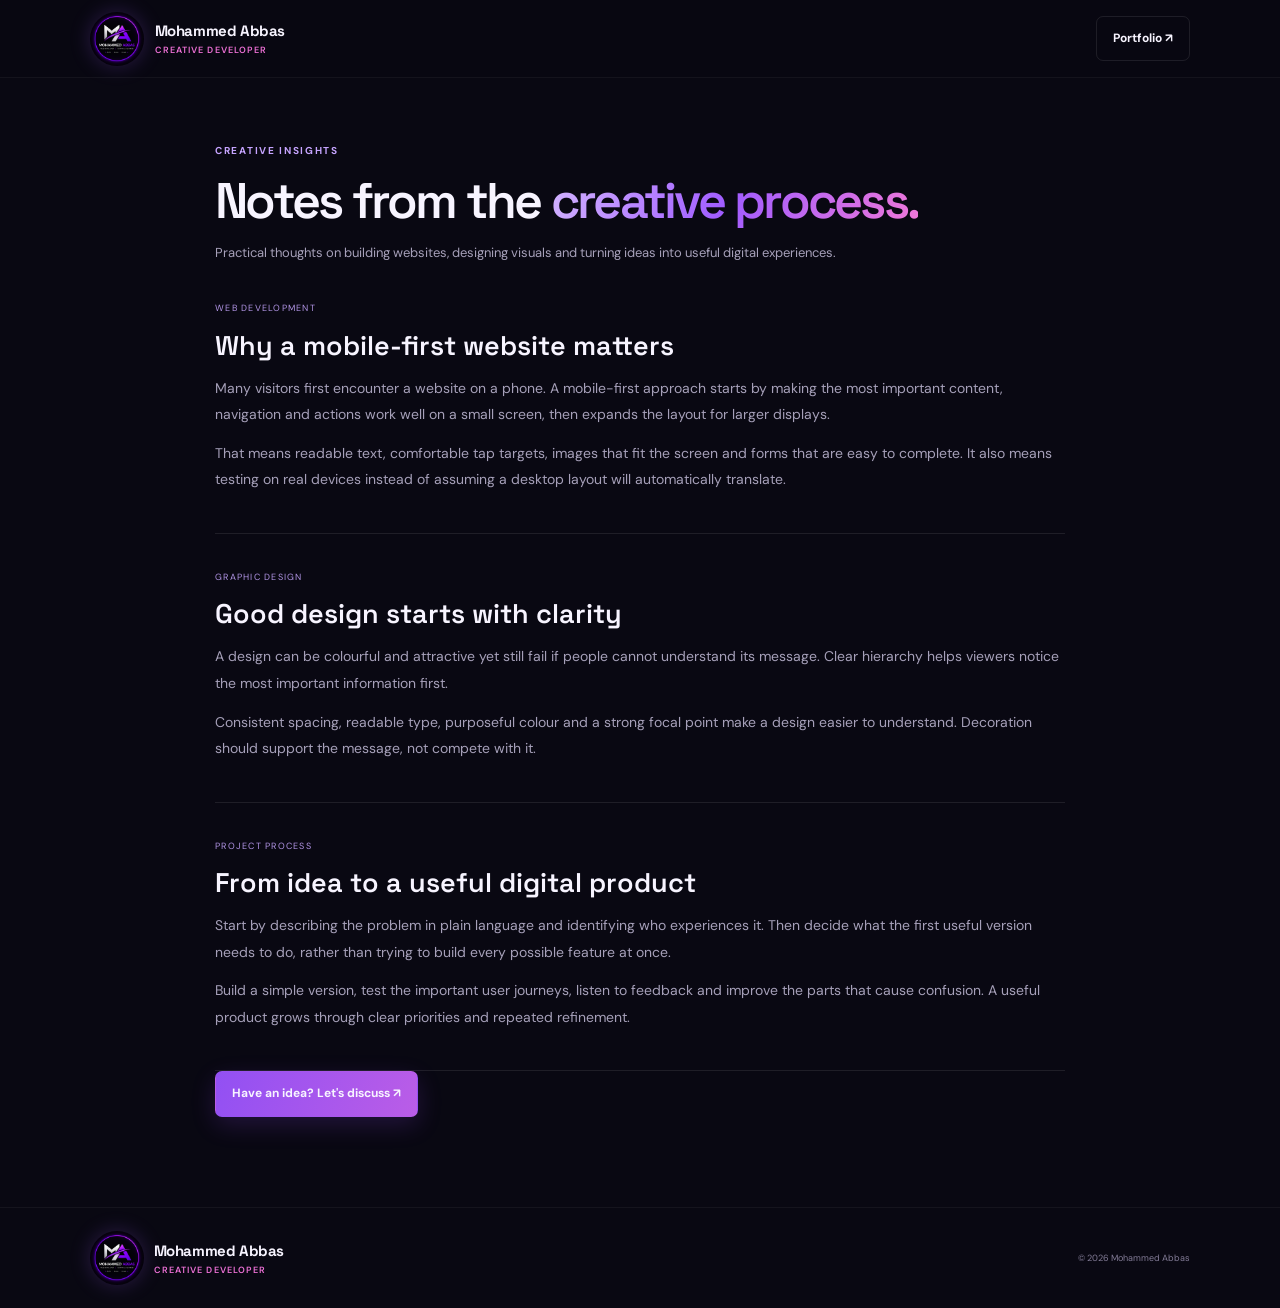
<file: insights.html>
<!doctype html><html lang="en"><head><meta charset="utf-8"><meta name="viewport" content="width=device-width,initial-scale=1"><meta name="theme-color" content="#090812"><meta name="description" content="Creative insights on web development, graphic design and digital projects by Mohammed Abbas."><title>Creative Insights | Mohammed Abbas</title><link rel="preconnect" href="https://fonts.googleapis.com"><link rel="preconnect" href="https://fonts.gstatic.com" crossorigin><link href="https://fonts.googleapis.com/css2?family=DM+Sans:wght@400;500;600;700&family=Space+Grotesk:wght@400;500;600;700&display=swap" rel="stylesheet"><link rel="stylesheet" href="style.css"><style>.insights-wrap{width:min(850px,88%);margin:auto;padding:65px 0 90px}.article{padding:28px 0;border-bottom:1px solid var(--line);scroll-margin-top:95px}.article h2{font:600 27px var(--display);margin:8px 0}.article p{font-size:14px;color:var(--muted);line-height:1.9;margin:12px 0}.article small{font-size:9px;letter-spacing:.14em;color:#b295e6}</style></head><body><header class="header"><a class="brand" href="index.html#home"><img src="logo.png" alt="Mohammed Abbas logo" class="logo-image"><span class="brand-name"><strong>Mohammed Abbas</strong><small>Creative Developer</small></span></a><a class="btn" href="index.html#projects">Portfolio ↗</a></header><main class="insights-wrap"><p class="kicker">CREATIVE INSIGHTS</p><h1 class="title">Notes from the <span class="gradient">creative process.</span></h1><p class="muted section-intro">Practical thoughts on building websites, designing visuals and turning ideas into useful digital experiences.</p><article class="article" id="mobile-first"><small>WEB DEVELOPMENT</small><h2>Why a mobile-first website matters</h2><p>Many visitors first encounter a website on a phone. A mobile-first approach starts by making the most important content, navigation and actions work well on a small screen, then expands the layout for larger displays.</p><p>That means readable text, comfortable tap targets, images that fit the screen and forms that are easy to complete. It also means testing on real devices instead of assuming a desktop layout will automatically translate.</p></article><article class="article" id="design-clarity"><small>GRAPHIC DESIGN</small><h2>Good design starts with clarity</h2><p>A design can be colourful and attractive yet still fail if people cannot understand its message. Clear hierarchy helps viewers notice the most important information first.</p><p>Consistent spacing, readable type, purposeful colour and a strong focal point make a design easier to understand. Decoration should support the message, not compete with it.</p></article><article class="article" id="idea-to-product"><small>PROJECT PROCESS</small><h2>From idea to a useful digital product</h2><p>Start by describing the problem in plain language and identifying who experiences it. Then decide what the first useful version needs to do, rather than trying to build every possible feature at once.</p><p>Build a simple version, test the important user journeys, listen to feedback and improve the parts that cause confusion. A useful product grows through clear priorities and repeated refinement.</p></article><a class="btn primary" href="index.html#inquiry">Have an idea? Let's discuss ↗</a></main><footer class="footer"><a class="brand" href="index.html#home"><img src="logo.png" alt="" class="logo-image"><span class="brand-name"><strong>Mohammed Abbas</strong><small>Creative Developer</small></span></a><small>© <span id="year"></span> Mohammed Abbas</small></footer><script>document.getElementById('year').textContent=new Date().getFullYear();</script></body></html>
</file>
<file: style.css>
:root{--bg:#090812;--panel:#131120;--text:#f7f4ff;--muted:#a6a0b9;--purple:#a05cff;--pink:#ec70d5;--line:#ffffff17;--display:'Space Grotesk',sans-serif;--body:'DM Sans',sans-serif}*{box-sizing:border-box;margin:0;padding:0}html{scroll-behavior:smooth;scroll-padding-top:85px}body{background:var(--bg);color:var(--text);font-family:var(--body);line-height:1.65}a{color:inherit;text-decoration:none}.header{height:78px;padding:0 7%;display:flex;align-items:center;justify-content:space-between;position:sticky;top:0;z-index:10;background:#090812eF;backdrop-filter:blur(15px);border-bottom:1px solid #ffffff0c}.brand{display:flex;align-items:center;gap:12px}.brand b{font:700 26px var(--display);letter-spacing:-2px}.brand b span{color:var(--pink)}.brand small{font-size:12px;font-weight:600}.header nav{display:flex;align-items:center;gap:24px}.header nav a{font-size:12px;color:#c3bed1}.header nav a:hover{color:white}.header nav .nav-cta{padding:10px 14px;border:1px solid #a05cff77;border-radius:7px;color:white}.header button{display:none}.wrap{width:min(1100px,86%);margin:auto}.hero{min-height:640px;display:grid;grid-template-columns:1fr 1fr;align-items:center;gap:35px;position:relative;padding-top:55px;padding-bottom:85px}.eyebrow,.kicker{font-size:10px;letter-spacing:.17em;color:#c6a4ff;font-weight:700}.eyebrow{display:inline-flex;align-items:center;gap:9px;border:1px solid #a05cff44;background:#a05cff0d;padding:8px 12px;border-radius:30px;margin-bottom:22px}.eyebrow i{width:6px;height:6px;border-radius:50%;background:#9bff9c;box-shadow:0 0 10px #9bff9c}.hello{font-size:16px;color:#bbb5cc}.hero h1{font:700 clamp(56px,7vw,84px)/.98 var(--display);letter-spacing:-.065em;margin:9px 0 21px}.gradient{background:linear-gradient(110deg,#d3b5ff,#a05cff 48%,#f078d8);color:transparent;background-clip:text;-webkit-background-clip:text}.hero h2{font:600 clamp(21px,2.5vw,28px)/1.35 var(--display);letter-spacing:-.04em}.hero h2 em{font-style:normal;color:var(--pink)}.muted{color:var(--muted);font-size:13px;line-height:1.9}.intro{max-width:465px;margin:19px 0 25px}.actions{display:flex;gap:12px;flex-wrap:wrap}.btn{display:inline-flex;align-items:center;gap:22px;padding:12px 16px;border:1px solid var(--line);border-radius:7px;font-size:12px;font-weight:700;transition:.25s}.btn:hover{transform:translateY(-3px);border-color:#b17aff}.primary{background:linear-gradient(110deg,#9250f3,#ba5de7);border-color:transparent;box-shadow:0 8px 25px #8d43ee30}.social{display:flex;align-items:center;gap:10px;margin-top:30px}.social small{font-size:9px;letter-spacing:.14em;color:#77718b;margin-right:4px}.social a{border:1px solid var(--line);border-radius:50%;height:30px;width:30px;display:grid;place-items:center;font-size:9px;font-weight:700}.social a:hover{background:#281840;border-color:var(--purple)}.hero-art{height:430px;display:grid;place-items:center;position:relative}.orbit{position:absolute;width:360px;height:360px;border:1px solid #b17aff27;border-radius:50%;transform:rotate(-20deg);box-shadow:inset 0 0 80px #873bff0b}.orbit:after{content:'';position:absolute;inset:30px -35px;border:1px solid #b17aff20;border-radius:50%;transform:rotate(45deg)}.portrait{width:255px;height:315px;border:1px solid #b17aff77;border-radius:140px 140px 24px 24px;background:radial-gradient(ellipse at 50% 25%,#452968,#211630 50%,#11101d);display:flex;align-items:center;justify-content:center;flex-direction:column;box-shadow:0 0 70px #8d42ff24;position:relative;overflow:hidden}.portrait:before,.portrait:after{content:'';position:absolute;width:245px;height:245px;border:1px solid #d1a5ff20;border-radius:50%}.portrait:after{width:180px;height:180px}.monogram{font:700 70px var(--display);letter-spacing:-.1em;color:#eadcff;text-shadow:0 0 30px #b15fff;z-index:1}.portrait small{font-size:8px;letter-spacing:.2em;color:#c3b1df;z-index:1}.float,.code{position:absolute;background:#171328ed;border:1px solid #b17aff55;border-radius:7px;padding:10px 13px;font-size:11px;box-shadow:0 10px 30px #0005}.f1{right:0;top:120px}.f2{left:0;bottom:90px}.code{bottom:26px;right:0;font:11px monospace}.code span{color:#f28bdc}.art-label{position:absolute;bottom:-5px;font-size:9px;letter-spacing:.22em;color:#7d7691}.scroll{position:absolute;bottom:24px;left:0;font-size:8px;letter-spacing:.18em;color:#7d7691}.section{padding-top:90px;padding-bottom:78px;border-top:1px solid #ffffff08}.kicker{margin-bottom:13px}.title{font:600 clamp(35px,4.5vw,50px)/1.12 var(--display);letter-spacing:-.055em}.about-grid{display:grid;grid-template-columns:1fr 1fr;gap:80px;margin-top:34px}.lead{font-size:17px;line-height:1.8;color:#e6e0f1;margin-bottom:15px}.text-link{display:inline-flex;gap:8px;flex-wrap:wrap;font-size:12px;color:#aaa4bd;margin-top:25px}.text-link b{color:#d0afff}.facts{display:grid;gap:12px}.facts article{display:flex;gap:17px;padding:18px;background:#ffffff06;border:1px solid var(--line);border-radius:10px}.facts article>b{font:600 17px var(--display);color:#bd8bff}.facts h3,.service h3{font:600 16px var(--display);margin-bottom:4px}.facts p{font-size:12px;color:var(--muted)}.section-intro{margin-top:12px}.three{display:grid;grid-template-columns:repeat(3,1fr);gap:16px;margin-top:30px}.service{padding:24px 21px;border:1px solid var(--line);border-radius:12px;background:linear-gradient(145deg,#ffffff08,#ffffff02);transition:.25s}.service:hover,.project:hover{transform:translateY(-5px);border-color:#a05cff77}.icon{height:42px;width:42px;display:grid;place-items:center;background:#a05cff20;color:#caa5ff;border-radius:10px;font:700 17px var(--display);margin-bottom:22px}.service>small,.project-info small{font-size:9px;letter-spacing:.13em;color:#b295e6}.service h3{font-size:20px;margin:7px 0 10px}.service p{font-size:12px;color:var(--muted);line-height:1.9;min-height:85px}.chips{display:flex;gap:6px;flex-wrap:wrap;margin-top:18px}.chips span{font-size:9px;border:1px solid var(--line);border-radius:4px;padding:4px 7px;color:#c9c3d9}.heading-row{display:flex;justify-content:space-between;align-items:end;gap:20px}.heading-row>.muted{font-size:11px;padding-bottom:4px}.project-grid{display:grid;grid-template-columns:1fr 1fr;gap:18px;margin-top:30px}.project{border:1px solid var(--line);border-radius:12px;overflow:hidden;background:#ffffff04;transition:.25s}.project:first-child{grid-row:span 2}.project-art{height:220px;position:relative;display:grid;place-items:center;overflow:hidden}.project:first-child .project-art{height:310px}.project-art>span{position:absolute;right:14px;top:10px;font-size:11px;color:#ffffffaa}.agro{background:radial-gradient(circle at 65% 35%,#2d614d,#12231f 60%,#0b1315)}.browser{width:78%;height:76%;background:#f2f6f1;border-radius:7px;overflow:hidden;box-shadow:0 20px 45px #0008;transform:rotate(-2deg);color:#274333}.browserbar{height:17px;background:#dfe7df;padding-left:8px;font-size:8px;color:#a0b2a2}.agrobody{padding:12px 15px}.agrobody>b{font-size:6px;letter-spacing:.2em;color:#518660}.agrobody h3{font:700 20px var(--display);line-height:1.1;margin:7px 0}.bars{display:flex;gap:7px}.bars i{height:25px;flex:1;background:#e1ede3;border-radius:4px}.chart{height:45px;margin-top:8px;border-bottom:1px solid #b9d0bd;background:linear-gradient(150deg,transparent 48%,#72a981 49%,transparent 51%)}.media{background:radial-gradient(circle at 30% 40%,#34204f,#110f20 70%)}.media-logo{font:700 38px var(--display);letter-spacing:-.08em}.media-logo span{color:#c57aff}.media-logo small{display:block;text-align:right;font:700 9px var(--body);letter-spacing:.5em;color:#b5a0d8}.market{background:radial-gradient(circle at 70% 20%,#6b3b1a,#20150f 60%,#110d0b)}.market-window{width:75%;padding:18px;background:#f5eee5;color:#2b211b;border-radius:8px;transform:rotate(3deg);box-shadow:0 20px 45px #0008}.market-window h3{font:700 22px var(--display);margin-bottom:12px}.market-window h3 span{color:#d96f35}.market-window small{font-size:8px;letter-spacing:.2em}.project-info{padding:17px 19px;display:flex;justify-content:space-between;gap:15px}.project-info h3{font:600 17px var(--display);margin:4px 0}.project-info p{font-size:11px;color:var(--muted);line-height:1.7}.project-info>b{font-size:20px;color:#c49bff}.note{font-size:10px;color:#77718b;margin-top:17px}.design-grid{margin-top:30px}.design{border:1px solid var(--line);border-radius:10px;overflow:hidden;background:#11101c}.art{height:235px;display:flex;align-items:center;justify-content:center;flex-direction:column;position:relative;overflow:hidden}.brand-art{background:linear-gradient(140deg,#24113b,#08080f)}.brand-art:before{content:'';position:absolute;width:170px;height:170px;border:1px solid #a65aff44;border-radius:50%}.brand-art span{font-size:25px;color:#d9a7ff}.brand-art b{font:700 34px var(--display);letter-spacing:.1em}.brand-art strong{font-size:11px;letter-spacing:.5em;color:#c89eff}.art small{font-size:8px;letter-spacing:.2em;margin-top:12px}.poster-art{align-items:flex-start;padding-left:28px;background:linear-gradient(130deg,#f3a9d7,#b56be6 52%,#43215e);color:#1b1025}.poster-art b{font:700 48px/.9 var(--display);letter-spacing:-.06em;margin-top:10px}.poster-art i{height:3px;width:70%;background:#261530;margin-top:17px}.social-art{align-items:flex-start;padding-left:28px;background:#d7ff70;color:#141b0c}.social-art:before{content:'';position:absolute;right:-35px;top:-35px;width:170px;height:170px;border-radius:50%;background:#b3e844}.social-art b{font:700 43px/.95 var(--display);letter-spacing:-.06em;z-index:1;margin-top:8px}.social-art small{z-index:1}.design>p{display:flex;justify-content:space-between;padding:12px 14px;font-size:10px;color:#c9c3d9}.design>p span{color:#a986e8}.outline{margin-top:25px;border-color:#a05cff77}.contact{padding:90px 0;background:radial-gradient(ellipse at 50% 0,#25133b,#100b1d 55%,#0b0913);border-top:1px solid #ffffff0c}.contact-grid{display:grid;grid-template-columns:repeat(3,1fr);gap:12px;margin-top:30px}.contact-grid a{display:flex;align-items:center;gap:12px;padding:16px 13px;border:1px solid var(--line);background:#ffffff05;border-radius:9px;min-width:0}.contact-grid a>b{height:35px;width:35px;flex:0 0 35px;display:grid;place-items:center;border-radius:8px;background:#281b3a;color:#d0afff;font-size:10px}.contact-grid a span{min-width:0}.contact-grid small{display:block;font-size:8px;letter-spacing:.13em;color:#8e87a5}.contact-grid strong{display:block;font-size:10px;overflow-wrap:anywhere;margin-top:4px}.contact-grid i{font-style:normal;margin-left:auto;color:#c29aff}.contact-btn{margin-top:24px}.footer{min-height:90px;padding:23px 7%;display:flex;align-items:center;justify-content:space-between;gap:15px;border-top:1px solid #ffffff0c}.footer>p,.footer>small{font-size:9px;color:#827b96}.top{width:32px;height:32px;border:1px solid var(--line);border-radius:7px;display:grid;place-items:center;color:#d2b6ff}.reveal{opacity:0;transform:translateY(18px);transition:opacity .7s,transform .7s}.reveal.visible{opacity:1;transform:translateY(0)}@media(max-width:900px){.header{padding:0 5%}.header nav{gap:13px}.header nav a{font-size:10px}.wrap{width:89%}.about-grid{gap:35px}.service{padding:20px 16px}.contact-grid a{padding:12px 9px;gap:8px}.contact-grid strong{font-size:9px}}@media(max-width:700px){.header{height:68px}.header button{display:block;color:white;background:none;border:1px solid var(--line);border-radius:7px;padding:7px 11px;font-size:18px}.header nav{display:none;position:absolute;top:67px;left:0;right:0;background:#0d0a17;padding:12px 6% 20px;flex-direction:column;align-items:stretch;gap:0;border-bottom:1px solid var(--line)}.header nav.open{display:flex}.header nav a{padding:12px 0;font-size:13px}.header nav .nav-cta{text-align:center;margin-top:7px}.hero{grid-template-columns:1fr;padding-top:58px;padding-bottom:75px;gap:10px}.hero h1{font-size:clamp(56px,15vw,78px)}.hero-art{height:350px}.portrait{width:220px;height:275px}.orbit{width:300px;height:300px}.f1{right:0;top:95px}.f2{left:0;bottom:75px}.code{bottom:15px}.scroll{bottom:18px}.section{padding-top:68px;padding-bottom:60px}.about-grid{grid-template-columns:1fr;gap:28px}.three{grid-template-columns:1fr}.service p{min-height:0}.heading-row{align-items:flex-start;flex-direction:column}.project-grid{grid-template-columns:1fr}.project:first-child{grid-row:auto}.project:first-child .project-art,.project-art{height:230px}.art{height:245px}.contact{padding:68px 0}.contact-grid{grid-template-columns:1fr}.contact-grid strong{font-size:11px}.footer{padding:22px 6%;flex-wrap:wrap}.footer>p{order:3;width:100%}.footer>small{font-size:8px}.title{font-size:38px}}@media(prefers-reduced-motion:reduce){html{scroll-behavior:auto}.reveal{opacity:1;transform:none;transition:none}}
/* Real portfolio media */
.portrait { overflow: hidden; padding: 0; display: flex; flex-direction: column; justify-content: flex-end; }
.portrait img { position: absolute; inset: 0; width: 100%; height: 100%; object-fit: cover; object-position: center top; border-radius: inherit; }
.portrait small { position: relative; z-index: 2; margin: 0 14px 14px; padding: 9px 12px; border: 1px solid rgba(255,255,255,.2); border-radius: 12px; background: rgba(9,8,18,.72); backdrop-filter: blur(8px); }
.project-image-link { display:block; overflow:hidden; background:#12101e; }
.project-screenshot { width:100%; height:250px; display:block; object-fit:cover; object-position:top center; transition:transform .35s ease; }
.project-image-link:hover .project-screenshot { transform:scale(1.035); }
.project-info { align-items:flex-start; }
.project-info .text-link { display:inline-block; margin-top:12px; font-size:.88rem; }
.disabled-link { opacity:.6; cursor:default; pointer-events:none; }
.design-image-link { display:block; height:360px; overflow:hidden; border:1px solid var(--line); border-radius:18px; background:#191722; }
.design-image { width:100%; height:100%; object-fit:contain; display:block; transition:transform .35s ease; }
.design-image-link:hover .design-image { transform:scale(1.025); }
@media (max-width:650px) { .project-screenshot { height:220px; } .design-image-link { height:330px; } }
/* ==========================================
   MOHAMMED ABBAS PORTFOLIO — BRANDING UPDATE
   Purple glow • Logo • Responsive layout
   ========================================== */

/* Header brand */
.header .brand {
    display: flex;
    align-items: center;
    gap: 11px;
    min-width: 0;
    flex-shrink: 0;
}

/* Custom logo */
.header .logo-image,
.footer .logo-image {
    width: 54px;
    height: 54px;
    display: block;
    flex: 0 0 auto;
    object-fit: contain;
    border-radius: 50%;
    filter: drop-shadow(0 0 10px rgba(160, 92, 255, 0.22));
    transition: transform 0.3s ease, filter 0.3s ease;
}

.header .brand:hover .logo-image,
.footer .brand:hover .logo-image {
    transform: scale(1.05);
    filter: drop-shadow(0 0 15px rgba(160, 92, 255, 0.45));
}

/* Brand name beside the logo */
.header .brand-name,
.footer .brand-name {
    display: flex;
    flex-direction: column;
    justify-content: center;
    min-width: 0;
    line-height: 1.35;
}

.header .brand-name strong,
.footer .brand-name strong {
    font-family: var(--display);
    font-size: 15px;
    font-weight: 700;
    letter-spacing: -0.4px;
    color: var(--text);
    white-space: nowrap;
}

.header .brand-name small,
.footer .brand-name small {
    display: block;
    margin-top: 3px;
    font-family: var(--body);
    font-size: 9px;
    font-weight: 600;
    letter-spacing: 1.1px;
    text-transform: uppercase;
    color: var(--pink);
}

/* Footer brand alignment */
.footer .brand {
    display: flex;
    align-items: center;
    gap: 10px;
}

/* Portrait photo */
.portrait {
    overflow: hidden;
    padding: 0;
    display: flex;
    flex-direction: column;
    justify-content: flex-end;
    isolation: isolate;
}

.portrait img {
    position: absolute;
    inset: 0;
    z-index: -1;
    width: 100%;
    height: 100%;
    display: block;
    object-fit: cover;
    object-position: center top;
    border-radius: inherit;
}

.portrait small {
    position: relative;
    z-index: 2;
    margin: 0 14px 14px;
    padding: 9px 12px;
    border: 1px solid rgba(255, 255, 255, 0.2);
    border-radius: 12px;
    background: rgba(9, 8, 18, 0.78);
    backdrop-filter: blur(8px);
    color: #e8d8ff;
    text-align: center;
}

/* Project screenshots */
.project-image-link {
    display: block;
    overflow: hidden;
    background: #12101e;
}

.project-screenshot {
    width: 100%;
    height: 250px;
    display: block;
    object-fit: cover;
    object-position: top center;
    transition: transform 0.35s ease;
}

.project-image-link:hover .project-screenshot {
    transform: scale(1.035);
}

.project-info {
    align-items: flex-start;
}

.project-info .text-link {
    display: inline-block;
    margin-top: 12px;
    font-size: 0.88rem;
}

.disabled-link {
    opacity: 0.6;
    cursor: default;
    pointer-events: none;
}

/* Graphic design gallery */
.design-image-link {
    display: block;
    height: 360px;
    overflow: hidden;
    border: 1px solid var(--line);
    border-radius: 18px;
    background: #191722;
}

.design-image {
    width: 100%;
    height: 100%;
    object-fit: contain;
    display: block;
    transition: transform 0.35s ease;
}

.design-image-link:hover .design-image {
    transform: scale(1.025);
}

/* Smooth interactive details */
.btn,
.service,
.project,
.social a,
.contact-grid a,
.top {
    transition:
        transform 0.25s ease,
        border-color 0.25s ease,
        background 0.25s ease;
}

/* Keyboard accessibility */
a:focus-visible,
button:focus-visible {
    outline: 2px solid var(--pink);
    outline-offset: 4px;
}

/* Tablet screens */
@media (max-width: 900px) {
    .header .logo-image,
    .footer .logo-image {
        width: 48px;
        height: 48px;
    }

    .header .brand-name strong,
    .footer .brand-name strong {
        font-size: 14px;
    }
}

/* Mobile screens */
@media (max-width: 700px) {
    .header {
        height: 68px;
        padding: 0 5%;
    }

    .header .brand {
        gap: 8px;
    }

    .header .logo-image {
        width: 43px;
        height: 43px;
    }

    .header .brand-name strong {
        font-size: 13px;
    }

    .header .brand-name small {
        font-size: 8px;
        letter-spacing: 0.8px;
    }

    .project-screenshot {
        height: 220px;
    }

    .design-image-link {
        height: 330px;
    }

    .footer .logo-image {
        width: 42px;
        height: 42px;
    }

    .footer .brand-name strong {
        font-size: 12px;
    }

    .footer .brand-name small {
        font-size: 8px;
    }
}

/* Small phones */
@media (max-width: 380px) {
    .header .brand {
        gap: 6px;
    }

    .header .logo-image {
        width: 38px;
        height: 38px;
    }

    .header .brand-name strong {
        font-size: 11px;
    }

    .header .brand-name small {
        font-size: 7px;
        letter-spacing: 0.5px;
    }

    .design-image-link {
        height: 290px;
    }
}

/* Respect reduced-motion preferences */
@media (prefers-reduced-motion: reduce) {
    .header .logo-image,
    .footer .logo-image,
    .project-screenshot,
    .design-image {
        transition: none;
    }

    .header .brand:hover .logo-image,
    .footer .brand:hover .logo-image,
    .project-image-link:hover .project-screenshot,
    .design-image-link:hover .design-image {
        transform: none;
    }
}
/* Mobile horizontal overflow fix */
html, body {
  width: 100%;
  max-width: 100%;
  overflow-x: hidden;
}

*, *::before, *::after {
  box-sizing: border-box;
}

img, video, iframe {
  max-width: 100%;
}

@media (max-width: 768px) {
  .container, section, header, footer {
    max-width: 100%;
  }
}
/* ===== Premium upgrade additions ===== */
.project-filters{display:flex;gap:9px;flex-wrap:wrap;margin:28px 0 4px}
.filter-btn,.mini-btn{border:1px solid var(--line);background:#ffffff08;color:var(--text);border-radius:7px;padding:10px 14px;font:600 11px var(--body);cursor:pointer;display:inline-flex;align-items:center;justify-content:center;gap:7px;transition:.25s}
.filter-btn:hover,.filter-btn.active,.mini-btn:hover{border-color:#a05cffaa;background:#a05cff20;color:#fff}
.project[hidden]{display:none!important}
.project-actions{display:flex;gap:8px;flex-wrap:wrap;margin-top:13px}
.mini-btn{font-size:10px;padding:9px 11px;text-decoration:none}
.mini-btn.secondary{background:transparent;color:#d4c4ed}
.mini-btn.unavailable{opacity:.6;cursor:default}
.nanus-preview{min-height:250px;display:flex;flex-direction:column;align-items:center;justify-content:center;gap:14px;background:radial-gradient(circle at 50% 45%,#18583b,#09291f 58%,#07150f);color:#fff;position:relative}
.nanus-preview:before,.nanus-preview:after{content:"";position:absolute;border:1px solid #a9e6bd35;border-radius:50%;width:190px;height:190px}
.nanus-preview:after{width:245px;height:245px}
.nanus-mark{position:relative;z-index:1;font:700 clamp(30px,5vw,48px) var(--display);letter-spacing:-2px;color:#f3fff5;text-align:center;text-shadow:0 0 25px #73d69b55}
.nanus-mark small{display:block;font:700 12px var(--body);letter-spacing:7px;color:#a8e8bd}
.preview-caption{position:relative;z-index:1;font-size:8px;letter-spacing:2px;color:#c2e9d0;text-align:center}
.testimonial-empty{margin-top:28px;padding:30px;border:1px solid var(--line);border-radius:14px;background:linear-gradient(140deg,#ffffff09,#ffffff02);max-width:680px}
.quote-mark{font:700 54px Georgia;color:var(--purple);line-height:1}
.testimonial-empty h3,.insight-card h3{font:600 20px var(--display);margin:8px 0}
.testimonial-empty p{max-width:540px;margin-bottom:18px}
.insight-grid{align-items:stretch}
.insight-card{padding:24px;border:1px solid var(--line);border-radius:12px;background:linear-gradient(145deg,#ffffff08,#ffffff02)}
.insight-card>small{font-size:9px;letter-spacing:.12em;color:#b295e6}
.insight-card p{font-size:12px;line-height:1.85;min-height:88px}
.faq-list{margin-top:28px;max-width:850px;border-top:1px solid var(--line)}
.faq-list details{border-bottom:1px solid var(--line);padding:18px 4px}
.faq-list summary{cursor:pointer;list-style:none;font:600 15px var(--display);display:flex;justify-content:space-between;gap:15px}
.faq-list summary::-webkit-details-marker{display:none}
.faq-list summary:after{content:"+";color:var(--pink);font-size:20px;line-height:1}
.faq-list details[open] summary:after{content:"−"}
.faq-list details p{font-size:13px;color:var(--muted);line-height:1.8;padding:12px 28px 0 0;max-width:720px}
.inquiry-section{border-top:1px solid #ffffff0c}
.inquiry-grid{display:grid;grid-template-columns:.9fr 1.1fr;gap:50px;align-items:start}
.inquiry-quick-links,.contact-actions{display:flex;gap:10px;flex-wrap:wrap;margin-top:22px}
.inquiry-form{padding:25px;border:1px solid var(--line);border-radius:14px;background:#ffffff07;display:grid;gap:9px}
.inquiry-form label{font-size:11px;font-weight:700;color:#d9c9f0;margin-top:7px}
.inquiry-form input,.inquiry-form select,.inquiry-form textarea{width:100%;min-width:0;border:1px solid #ffffff20;border-radius:8px;background:#0d0b17;color:var(--text);padding:13px 14px;font:13px var(--body);outline:none}
.inquiry-form input:focus,.inquiry-form select:focus,.inquiry-form textarea:focus{border-color:var(--purple);box-shadow:0 0 0 3px #a05cff20}
.inquiry-form select option{background:#131120;color:#fff}
.inquiry-form textarea{resize:vertical;min-height:120px}
.form-submit{margin-top:9px;justify-content:center;width:100%;cursor:pointer}
.form-note{font-size:10px;color:#948ca6;line-height:1.6}
.contact-actions .contact-btn{margin-top:0}
.sr-only{position:absolute!important;width:1px;height:1px;padding:0;margin:-1px;overflow:hidden;clip:rect(0,0,0,0);white-space:nowrap;border:0}
@media(max-width:800px){.inquiry-grid{grid-template-columns:1fr;gap:28px}.insight-card p{min-height:0}}
@media(max-width:600px){.project-filters{gap:7px}.filter-btn{padding:9px 11px;font-size:10px}.project-actions .mini-btn{flex:1}.inquiry-form{padding:18px}.testimonial-empty{padding:22px}.nanus-preview{min-height:220px}}
.about-actions{display:flex;align-items:center;gap:12px;flex-wrap:wrap;margin-top:22px}.about-actions .text-link{margin-top:0}
</file>
